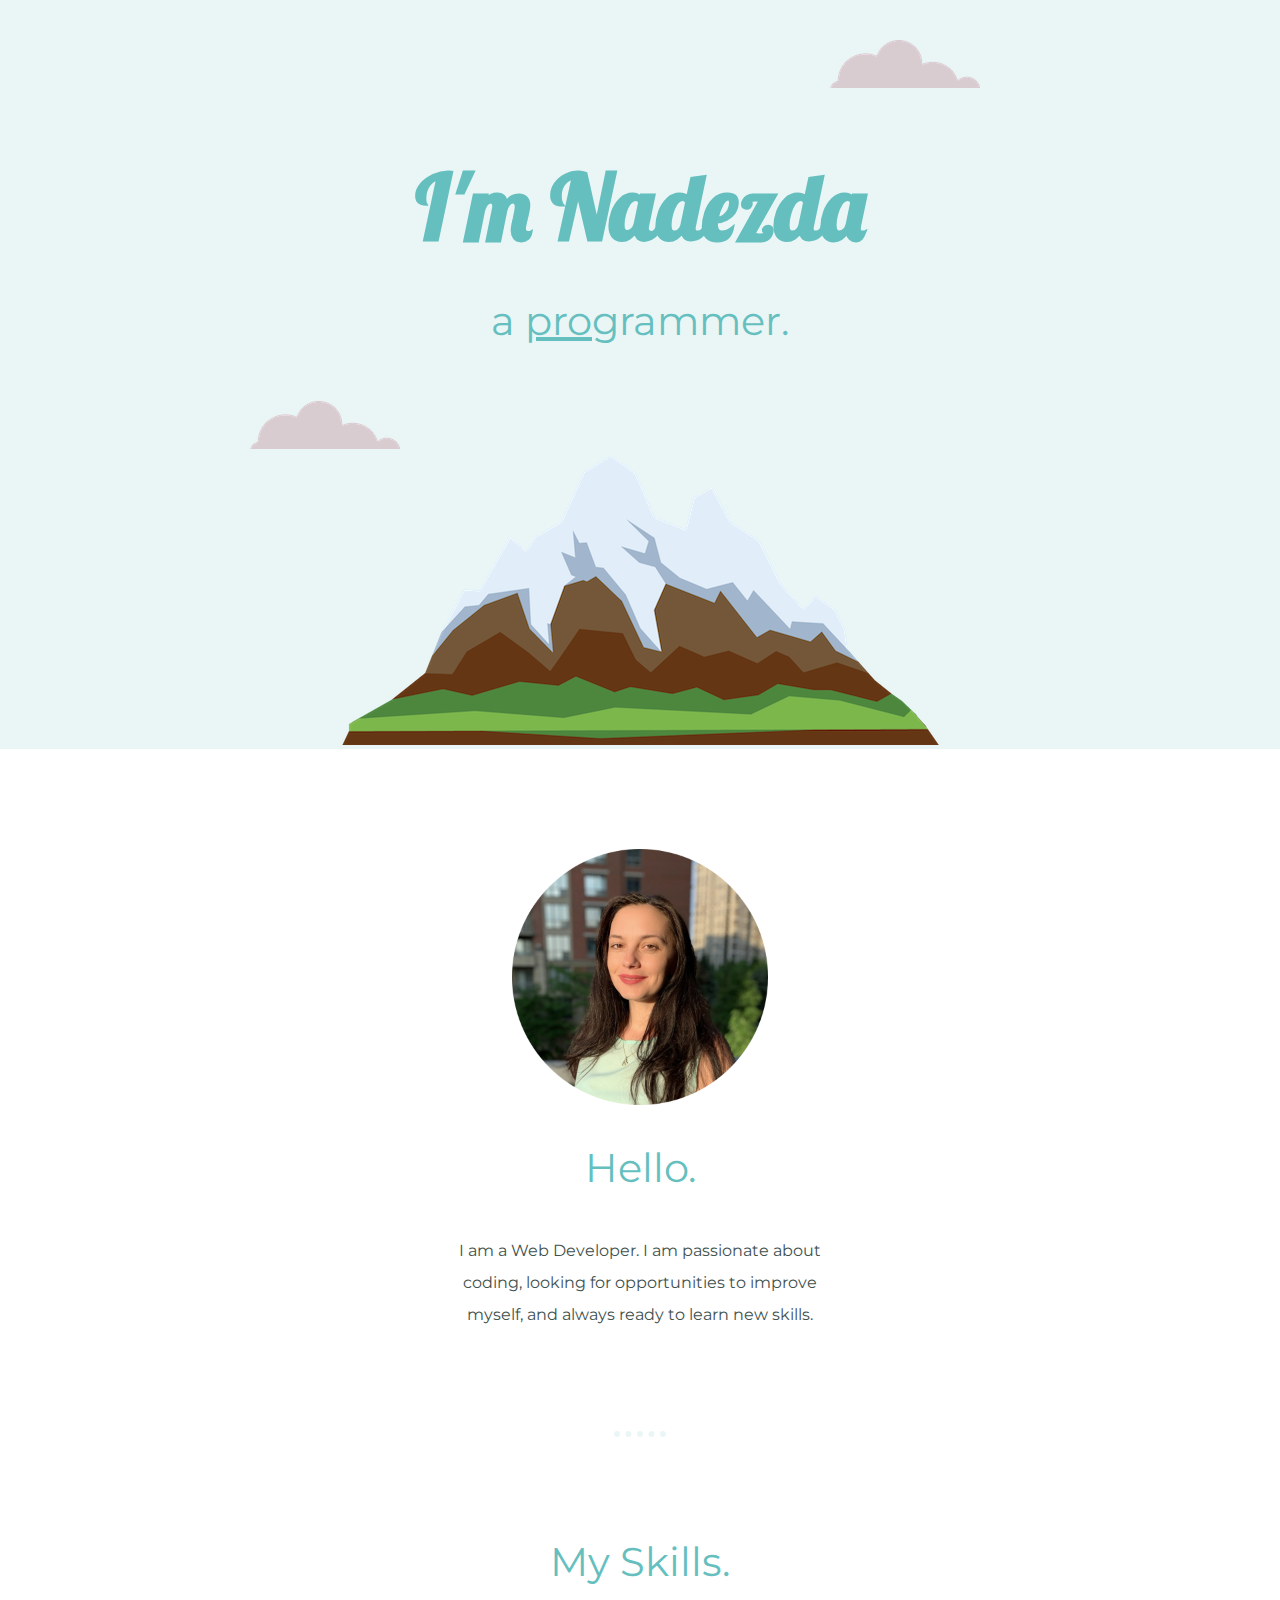
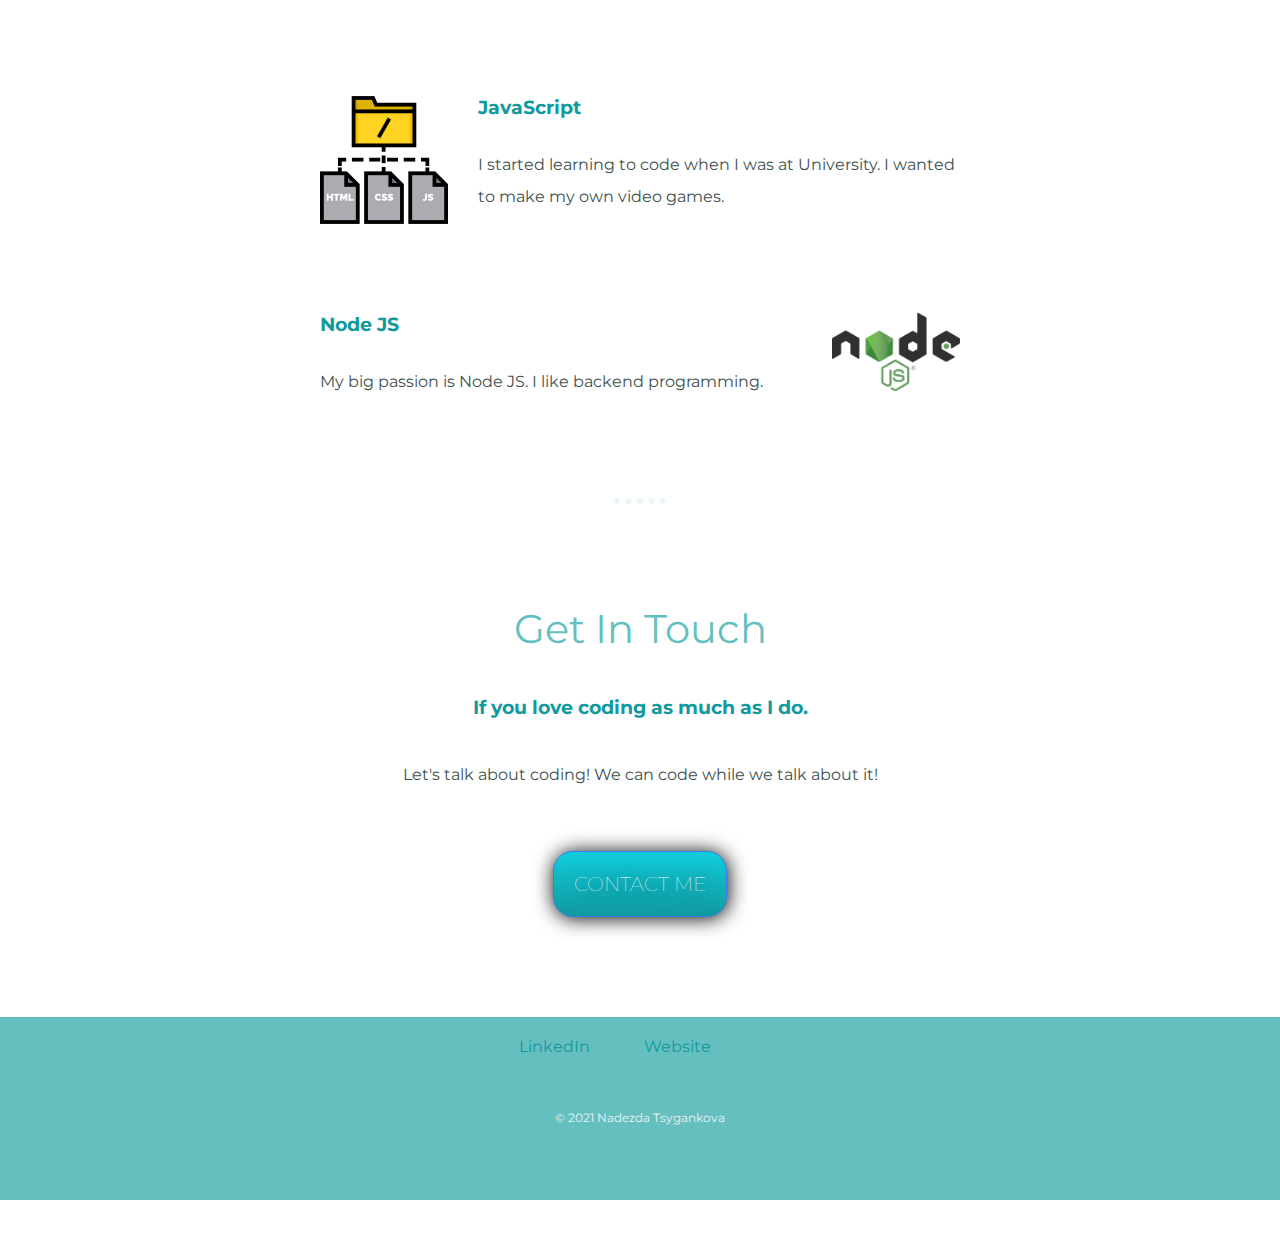
<file: index.html>
<!DOCTYPE html>
<html lang="en" dir="ltr">

<head>
  <meta charset="utf-8">
  <title>Nadezda Tsygankova</title>
  <link rel="stylesheet" type="text/css" href="css/styles.css">
  <link rel="icon" href="favicon.ico">
  <link rel="preconnect" href="https://fonts.gstatic.com">
  <link rel="preconnect" href="https://fonts.gstatic.com">
  <link rel="preconnect" href="https://fonts.gstatic.com">
<link href="https://fonts.googleapis.com/css2?family=Cookie&family=Lobster&family=Montserrat&display=swap" rel="stylesheet">
</head>

<body>

  <div class="topcontainer">
    <img class="cloud-top" src="images/cloud.png" alt="cloud-img">
    <h1>I'm Nadezda</h1>
    <h2>a <span class="pro">pro</span>grammer.</h2>
    <img class="cloud-bottom" src="images/cloud.png" alt="cloud-img">
    <img src="images/mountain.png" alt="mountain-img">
  </div>
  <div class="middle-container">
    <div class="profile">
      <img class="profile-img" src="images/nadezda.png" alt="nadezda-photo">
      <h2>Hello.</h2>
      <p class="description-myself">I am a Web Developer. I am passionate about coding, looking for opportunities to improve myself, and always ready to learn new skills. </p>
    </div>
    <hr class="dots">
    <div class="skills">
      <h2>My Skills.</h2>
      <div class="skill-row">
        <img class="javascript-img" src="images/file.png" alt="">
        <h3>JavaScript</h3>
        <p>I started learning to code when I was at University. I wanted to make my own video games.</p>
      </div>
      <div class="skill-row">
        <img class="node-img" src="images/node_js.png" alt="">
        <h3 >Node JS</h3>
        <p>My big passion is Node JS. I like backend programming.</p>
      </div>
    </div>
    <hr>
    <div class="contact-me">
      <h2>Get In Touch</h2>
      <h3>If you love coding as much as I do.</h3>
      <p class="contact-message">Let's talk about coding! We can code while we talk about it!</p>
      <a class="button" href="mailto:tsnadgen@gmail.com">CONTACT ME</a>
    </div>
  </div>


  <div class="bottom-container">
    <a class="footer-link" href="https://www.linkedin.com/in/nadezdatsygankova/">LinkedIn</a>
    <a class="footer-link" href="https://www.appbrewery.co/">Website</a>
    <p class="author">© 2021 Nadezda Tsygankova </p>
  </div>

</body>

</html>
</file>
<file: css/styles.css>
body {
  color: #40514E;
  margin: 0;
  text-align: center;
  font-family: 'Merriweather', serif;
}

a {
  color: #11999E;
    font-family: 'Montserrat', sans-serif;
}

a:hover{
  color: #EAF6F6;
}
h1 {
  font-size: 5.625rem;
  font-family: 'Lobster', cursive;
  margin: 50px auto 0 auto;
  color: #66BFBF;

}

h2 {
  font-size: 2.5rem;
  font-family: 'Montserrat', sans-serif;
  color: #66BFBF;
  font-weight: normal;
  padding-bottom: 10px;
}

h3 {
  font-family: 'Montserrat', sans-serif;
  color: #11999E;
}

p {
  font-family: 'Montserrat', sans-serif;
  margin-bottom: 30px;
  margin-top: 30px;
    line-height: 2;
}

hr {
  border-style: none none dotted none;
  width: 4%;
  border-width:6px;
  color:#EAF6F6;
  margin: 100px auto;
}

.author{
  color: #EAF6F6;
  font-size: 0.75rem;
  padding: 20px 0;
}
.topcontainer {
  background-color: #EAF6F6;
  position: relative;
  margin-bottom: 10px;
  padding-top: 100px;
}


.bottom-container {
  margin: 50px auto;
  background-color: #66BFBF;
  padding-top: 20px;
  padding-bottom: 20px;

}

.pro {
  text-decoration: underline;
}

.cloud-top {
  position: absolute;
  right: 300px;
  top: 40px;
}

.cloud-bottom {
  position: absolute;
  left: 250px;
  bottom: 300px;
}

.contact-message{
  width:40%;
  margin: 40px auto 60px;
}
.skill-row{
  width: 50%;
  margin: 100px auto 100px auto;
  text-align: left;
}

.javascript-img{
  width: 20%;
  float:left;
  margin-right: 30px;
}
.node-img{
  width: 20%;
  float:right;
  margin-left: 30px;
}

.profile-img{
  width: 20%;
}
.description-myself{
  line-height: 2;
  color: #40514E;
  width:30%;
  margin: auto;
}

.footer-link{
  color: #11999E;
  text-decoration: none;
  padding-right: 50px;
}

.button{
  background: #11CDDD;
    background-image: -webkit-linear-gradient(top, #11CDDD, #11999E);
    background-image: -moz-linear-gradient(top, #11CDDD, #11999E);
    background-image: -ms-linear-gradient(top, #11CDDD, #11999E);
    background-image: -o-linear-gradient(top, #11CDDD, #11999E);
    background-image: -webkit-gradient(to bottom, #11CDDD, #11999E);
    -webkit-border-radius: 20px;
    -moz-border-radius: 20px;
    border-radius: 20px;
    color: #FFFFFF;
      font-family: 'Montserrat', sans-serif;
    font-size: 20px;
    font-weight: 100;
    padding: 40px;
    -webkit-box-shadow: 1px 1px 20px 0 #000000;
    -moz-box-shadow: 1px 1px 20px 0 #000000;
    box-shadow: 1px 1px 20px 0 #000000;
    text-shadow: 1px 1px 20px #000000;
    border: solid #337FED 1px;
    text-decoration: none;
    display: inline-block;
    cursor: pointer;
    text-align: center;
    padding: 20px;
}

.button:hover {
  border: solid #337FED 1px;
  background: #30E3CB;
  background-image: -webkit-linear-gradient(top, #30E3CB, #2BC4AD);
  background-image: -moz-linear-gradient(top, #30E3CB, #2BC4AD);
  background-image: -ms-linear-gradient(top, #30E3CB, #2BC4AD);
  background-image: -o-linear-gradient(top, #30E3CB, #2BC4AD);
  background-image: -webkit-gradient(to bottom, #30E3CB, #2BC4AD);
  -webkit-border-radius: 20px;
  -moz-border-radius: 20px;
  border-radius: 20px;
  text-decoration: none;
}
.middle-container{
  margin: 100px 0;
}
</file>
